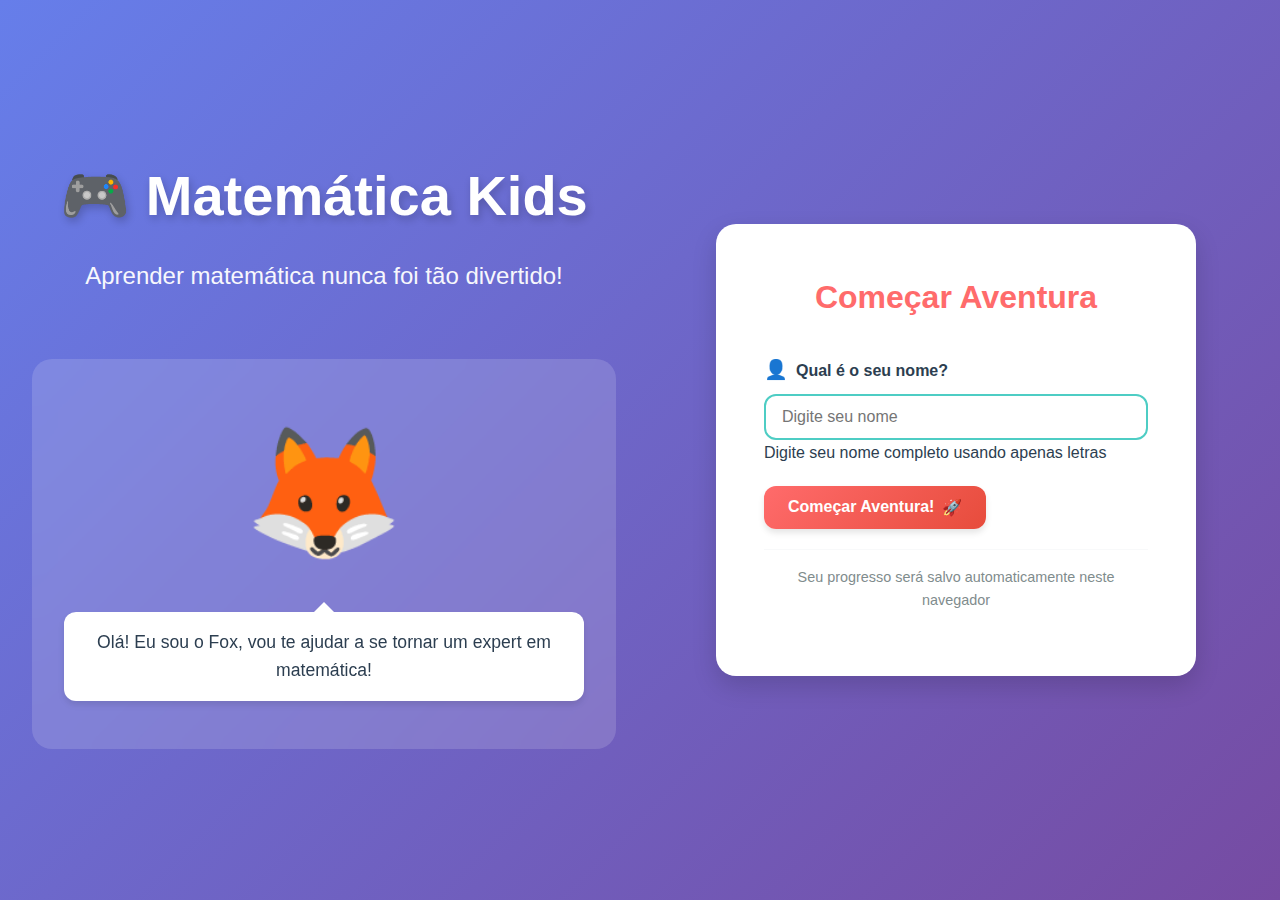
<file: index.html>
<!DOCTYPE html>
<html lang="pt-BR">
<head>
    <meta charset="UTF-8">
    <meta name="viewport" content="width=device-width, initial-scale=1.0">

    <!-- SEO Meta Tags -->
    <title>Matemática Kids - Aprender Brincando!</title>
    <meta name="description" content="Plataforma educacional gamificada para aprender matemática de forma divertida. Sistema de pontos, conquistas e atividades interativas para crianças.">
    <meta name="keywords" content="matemática, educação, crianças, jogos educativos, aprendizado, gamificação">
    <meta name="author" content="Matemática Kids">
    <meta name="theme-color" content="#4CAF50">

    <!-- Open Graph / Facebook -->
    <meta property="og:type" content="website">
    <meta property="og:url" content="https://github.com/sourcenaiomiocc-creator/Math">
    <meta property="og:title" content="Matemática Kids - Aprender Brincando!">
    <meta property="og:description" content="Plataforma educacional gamificada para aprender matemática de forma divertida com sistema de pontos e conquistas.">

    <!-- Twitter -->
    <meta property="twitter:card" content="summary_large_image">
    <meta property="twitter:title" content="Matemática Kids - Aprender Brincando!">
    <meta property="twitter:description" content="Plataforma educacional gamificada para aprender matemática de forma divertida.">

    <!-- Favicon (placeholder) -->
    <link rel="icon" type="image/svg+xml" href="data:image/svg+xml,<svg xmlns='http://www.w3.org/2000/svg' viewBox='0 0 100 100'><text y='.9em' font-size='90'>🎮</text></svg>">

    <link rel="stylesheet" href="style.css">
    <link rel="stylesheet" href="login.css">
</head>
<body>
    <div class="container">
        <div class="welcome-section">
            <div class="logo-container">
                <h1 class="logo">🎮 Matemática Kids</h1>
                <p class="tagline">Aprender matemática nunca foi tão divertido!</p>
            </div>

            <div class="character-animation">
                <div class="character" role="img" aria-label="Raposa mascote Fox">🦊</div>
                <p class="character-speech" role="status">Olá! Eu sou o Fox, vou te ajudar a se tornar um expert em matemática!</p>
            </div>
        </div>

        <div class="login-section">
            <div class="login-card">
                <h2>Começar Aventura</h2>

                <form id="nomeForm" aria-label="Formulário de início">
                    <div class="form-group">
                        <label for="nome">
                            <span class="label-icon" aria-hidden="true">👤</span>
                            Qual é o seu nome?
                        </label>
                        <input
                            type="text"
                            id="nome"
                            name="nome"
                            required
                            placeholder="Digite seu nome"
                            autofocus
                            maxlength="100"
                            pattern="[A-Za-zÀ-ÿ\s]+"
                            title="Digite apenas letras e espaços"
                            aria-required="true"
                            aria-describedby="nome-hint">
                        <span id="nome-hint" class="sr-only">Digite seu nome completo usando apenas letras</span>
                    </div>

                    <button type="submit" class="btn-primary" aria-label="Começar aventura de aprendizado">
                        Começar Aventura! <span aria-hidden="true">🚀</span>
                    </button>
                </form>

                <div class="form-footer" style="margin-top: 20px;">
                    <p style="color: var(--text-secondary); font-size: 0.9rem;">
                        Seu progresso será salvo automaticamente neste navegador
                    </p>
                </div>
            </div>
        </div>
    </div>

    <div id="loading" class="loading hidden" role="status" aria-live="polite" aria-label="Carregando">
        <div class="spinner" aria-hidden="true"></div>
        <p>Carregando...</p>
    </div>

    <script src="utils.js"></script>
    <script>
        // Redirecionar direto para a área do aluno
        document.getElementById('nomeForm').addEventListener('submit', function(e) {
            e.preventDefault();
            const nome = document.getElementById('nome').value.trim();

            if (nome) {
                // Salvar nome no localStorage
                localStorage.setItem('nomeAluno', nome);

                // Inicializar dados se não existir
                if (!localStorage.getItem('dadosAluno')) {
                    const dadosIniciais = {
                        nome: nome,
                        pontos: 0,
                        nivel: 1,
                        xp: 0,
                        vidas: 3,
                        conquistas: [],
                        estatisticas: {
                            totalAtividades: 0,
                            totalAcertos: 0,
                            totalErros: 0,
                            taxaAcerto: 0,
                            tempoTotal: 0
                        }
                    };
                    localStorage.setItem('dadosAluno', JSON.stringify(dadosIniciais));
                }

                // Redirecionar
                window.location.href = 'home.html';
            }
        });

        // Se já tem nome salvo, redirecionar automaticamente
        if (localStorage.getItem('nomeAluno')) {
            document.getElementById('nome').value = localStorage.getItem('nomeAluno');
        }
    </script>
</body>
</html>
</file>
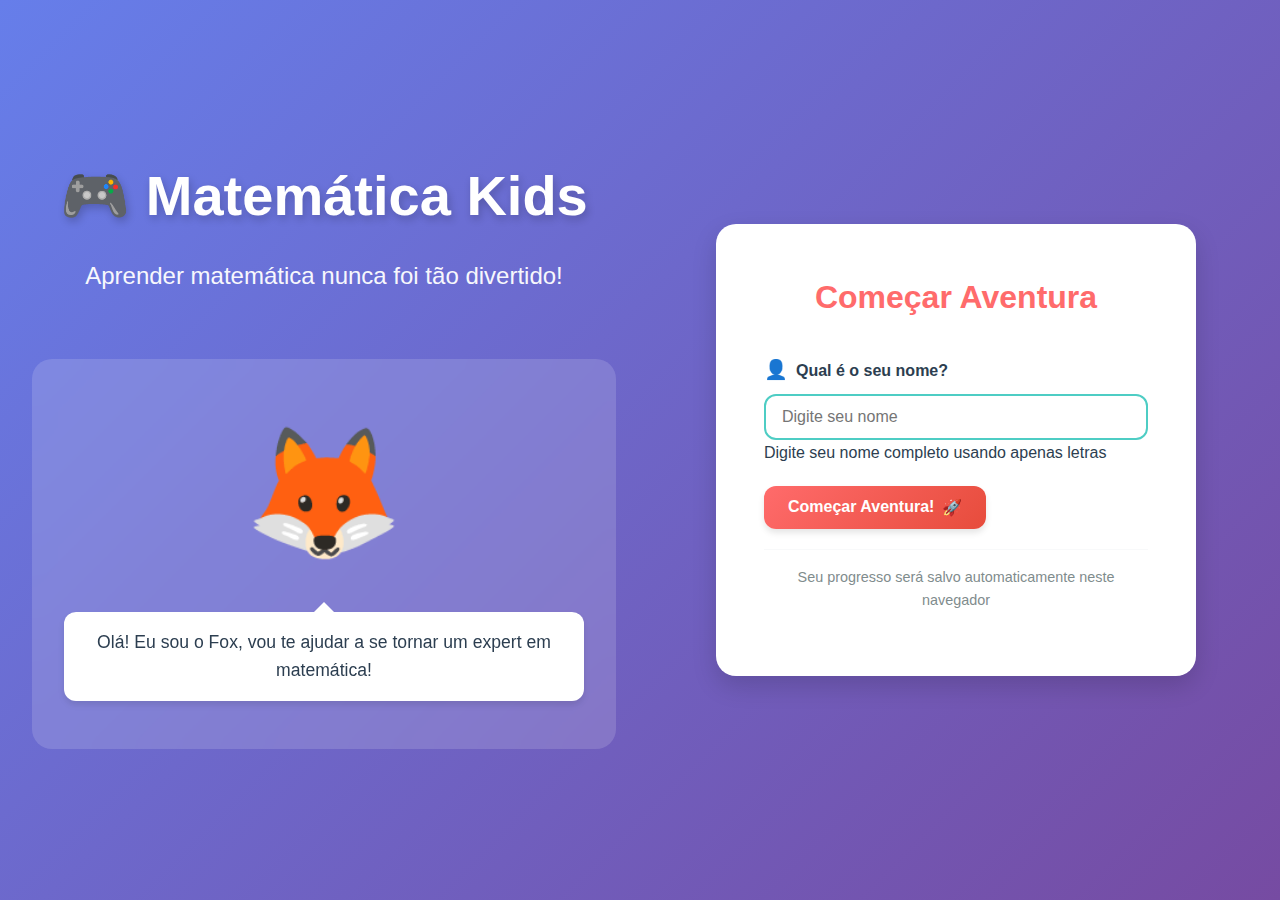
<file: atividades.html>
<!DOCTYPE html>
<html lang="pt-BR">
<head>
    <meta charset="UTF-8">
    <meta name="viewport" content="width=device-width, initial-scale=1.0">
    <title>Atividades - Matemática Kids</title>
    <link rel="stylesheet" href="style.css">
    <link rel="stylesheet" href="atividades.css">
</head>
<body>
    <nav class="navbar">
        <div class="nav-brand">
            <a href="home.html" class="btn-back">← Voltar</a>
            <span id="islandName">🏝️ Ilha das Operações</span>
        </div>
        <div class="nav-user">
            <div class="user-stats">
                <span class="stat-item">⭐ <span id="pontos">0</span></span>
                <span class="stat-item">❤️ <span id="vidas">3</span></span>
            </div>
        </div>
    </nav>

    <div class="atividade-container">
        <!-- Tela de Seleção de Atividades -->
        <div id="selecaoAtividades" class="selecao-screen">
            <h2>Escolha uma Atividade</h2>

            <div class="atividades-grid" id="atividadesGrid">
                <!-- As atividades serão carregadas dinamicamente -->
            </div>
        </div>

        <!-- Tela de Atividade -->
        <div id="atividadeScreen" class="atividade-screen hidden">
            <div class="atividade-header">
                <div class="atividade-info">
                    <h3 id="atividadeTitulo">Atividade</h3>
                    <div class="progress-mini">
                        <span id="questaoAtual">1</span> / <span id="totalQuestoes">10</span>
                    </div>
                </div>
                <div class="streak-counter">
                    🔥 <span id="streakCount">0</span> seguidos
                </div>
            </div>

            <div class="questao-container">
                <div class="questao-card">
                    <div class="questao-texto" id="questaoTexto">
                        <!-- Questão será carregada aqui -->
                    </div>

                    <div class="questao-visual" id="questaoVisual">
                        <!-- Elementos visuais da questão -->
                    </div>

                    <div class="opcoes-resposta" id="opcoesResposta">
                        <!-- Opções de resposta -->
                    </div>

                    <div class="resposta-input hidden" id="respostaInput">
                        <input type="number" id="inputResposta" placeholder="Digite sua resposta">
                        <button class="btn-confirmar" id="btnConfirmar">Confirmar ✓</button>
                    </div>
                </div>

                <!-- Feedback da resposta -->
                <div class="feedback-container hidden" id="feedbackContainer">
                    <div class="feedback-card">
                        <div class="feedback-icon" id="feedbackIcon">🎉</div>
                        <h3 id="feedbackTitulo">Muito bem!</h3>
                        <p id="feedbackMensagem">Resposta correta! Continue assim!</p>
                        <div class="feedback-pontos" id="feedbackPontos">+10 XP</div>
                        <button class="btn-proximo" id="btnProximo">Próxima Questão →</button>
                    </div>
                </div>
            </div>

            <!-- Mascote de ajuda -->
            <div class="mascot-ajuda" id="mascotAjuda">
                <div class="mascot-icon">🦊</div>
                <button class="btn-dica" id="btnDica">💡 Precisa de uma dica?</button>
            </div>
        </div>

        <!-- Tela de Resultado Final -->
        <div id="resultadoScreen" class="resultado-screen hidden">
            <div class="resultado-card">
                <div class="resultado-header">
                    <div class="resultado-icon" id="resultadoIcon">🏆</div>
                    <h2 id="resultadoTitulo">Parabéns!</h2>
                </div>

                <div class="resultado-stats">
                    <div class="stat-box">
                        <div class="stat-value" id="acertosTotal">0</div>
                        <div class="stat-label">Acertos</div>
                    </div>
                    <div class="stat-box">
                        <div class="stat-value" id="errosTotal">0</div>
                        <div class="stat-label">Erros</div>
                    </div>
                    <div class="stat-box">
                        <div class="stat-value" id="xpGanho">0</div>
                        <div class="stat-label">XP Ganho</div>
                    </div>
                    <div class="stat-box">
                        <div class="stat-value" id="estrelasGanhas">⭐⭐⭐</div>
                        <div class="stat-label">Estrelas</div>
                    </div>
                </div>

                <div class="conquistas-desbloqueadas" id="conquistasDesbloqueadas">
                    <!-- Conquistas desbloqueadas aparecerão aqui -->
                </div>

                <div class="resultado-acoes">
                    <button class="btn-refazer" id="btnRefazer">🔄 Refazer Atividade</button>
                    <button class="btn-voltar-ilhas" id="btnVoltarIlhas">🏝️ Voltar para Ilhas</button>
                </div>
            </div>
        </div>
    </div>

    <!-- Modal de Dica -->
    <div id="dicaModal" class="modal">
        <div class="modal-content">
            <span class="close">&times;</span>
            <h3>💡 Dica do Fox</h3>
            <div class="dica-content" id="dicaContent">
                <!-- Dica será carregada aqui -->
            </div>
            <button class="btn-primary" id="btnFecharDica">Entendi!</button>
        </div>
    </div>

    <!-- Loading Spinner -->
    <div id="loading" class="loading hidden">
        <div class="spinner"></div>
        <p>Carregando atividade...</p>
    </div>

    <!-- Scripts -->
    <script src="utils.js"></script>
    <script src="gamificacao.js"></script>
    <script src="questoes.js"></script>
    <script src="atividades.js"></script>
</body>
</html>
</file>
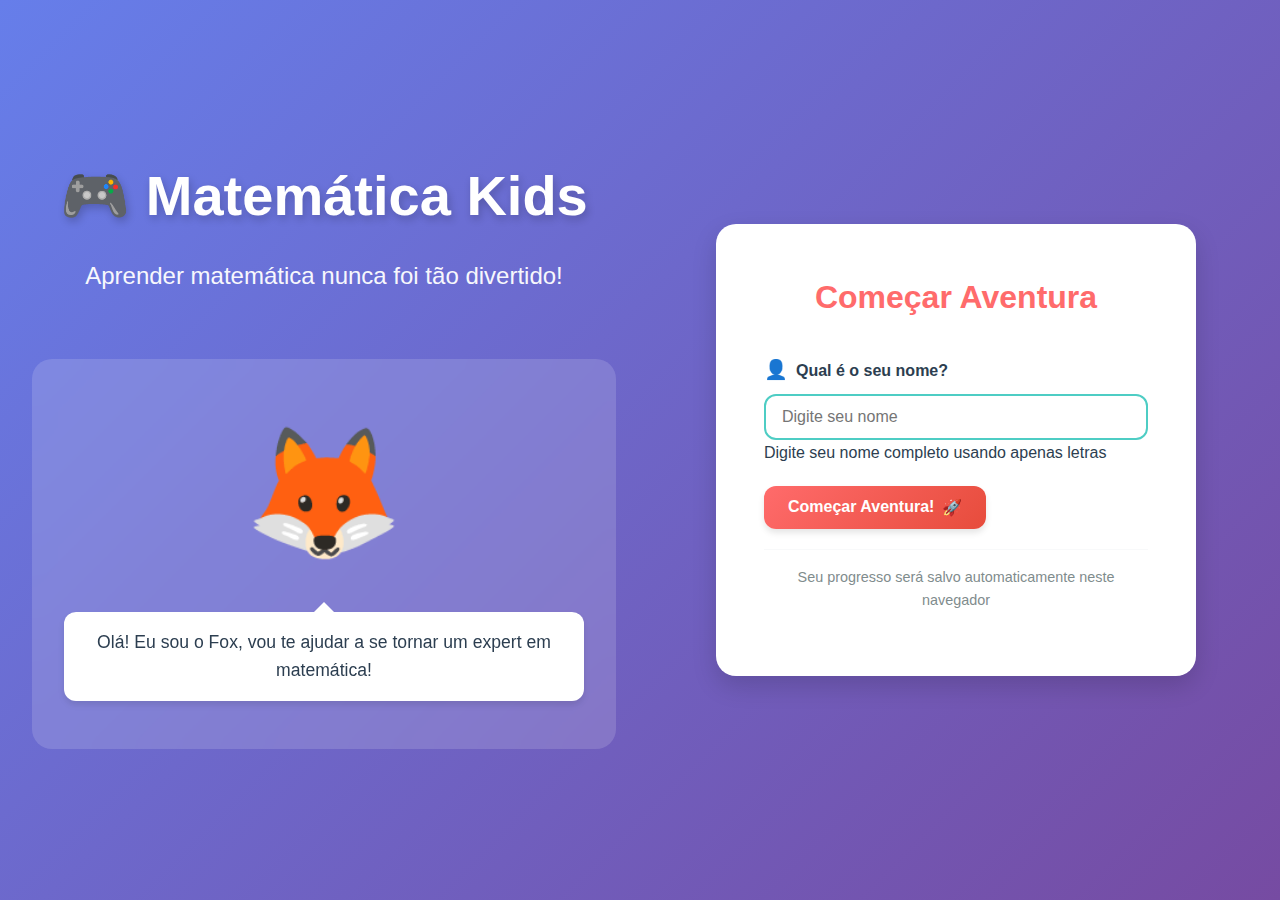
<file: estatisticas.html>
<!DOCTYPE html>
<html lang="pt-BR">
<head>
    <meta charset="UTF-8">
    <meta name="viewport" content="width=device-width, initial-scale=1.0">
    <title>Minhas Estatísticas - Matemática Kids</title>
    <link rel="stylesheet" href="style.css">
    <link rel="stylesheet" href="aluno.css">
    <style>
        .stats-container {
            max-width: 1200px;
            margin: 0 auto;
            padding: 24px;
        }

        .stats-header {
            background: linear-gradient(135deg, #667eea 0%, #764ba2 100%);
            color: white;
            padding: 48px 32px;
            border-radius: 20px;
            text-align: center;
            margin-bottom: 32px;
            box-shadow: 0 10px 30px rgba(0, 0, 0, 0.2);
        }

        .stats-header h1 {
            font-size: 2.5rem;
            margin-bottom: 16px;
        }

        .stats-grid {
            display: grid;
            grid-template-columns: repeat(auto-fit, minmax(280px, 1fr));
            gap: 24px;
            margin-bottom: 32px;
        }

        .stat-card {
            background: white;
            padding: 24px;
            border-radius: 16px;
            box-shadow: 0 4px 12px rgba(0, 0, 0, 0.1);
            transition: transform 0.3s ease, box-shadow 0.3s ease;
        }

        .stat-card:hover {
            transform: translateY(-4px);
            box-shadow: 0 8px 24px rgba(0, 0, 0, 0.15);
        }

        .stat-card-icon {
            font-size: 3rem;
            margin-bottom: 16px;
        }

        .stat-card-value {
            font-size: 2.5rem;
            font-weight: 700;
            color: #2C3E50;
            margin-bottom: 8px;
        }

        .stat-card-label {
            font-size: 1rem;
            color: #7F8C8D;
            font-weight: 600;
        }

        .progress-section {
            background: white;
            padding: 32px;
            border-radius: 16px;
            box-shadow: 0 4px 12px rgba(0, 0, 0, 0.1);
            margin-bottom: 32px;
        }

        .progress-section h2 {
            font-size: 1.8rem;
            color: #2C3E50;
            margin-bottom: 24px;
            display: flex;
            align-items: center;
            gap: 12px;
        }

        .ilha-progress {
            margin-bottom: 24px;
        }

        .ilha-progress-header {
            display: flex;
            justify-content: space-between;
            align-items: center;
            margin-bottom: 12px;
        }

        .ilha-progress-name {
            font-size: 1.2rem;
            font-weight: 600;
            color: #2C3E50;
        }

        .ilha-progress-stats {
            font-size: 0.9rem;
            color: #7F8C8D;
        }

        .progress-bar-container {
            height: 32px;
            background: #ECF0F1;
            border-radius: 16px;
            overflow: hidden;
            position: relative;
        }

        .progress-bar-fill {
            height: 100%;
            background: linear-gradient(90deg, #4ECDC4, #44A08D);
            border-radius: 16px;
            transition: width 0.5s ease;
            display: flex;
            align-items: center;
            justify-content: flex-end;
            padding-right: 12px;
            color: white;
            font-weight: 600;
            font-size: 0.9rem;
        }

        .conquistas-grid {
            display: grid;
            grid-template-columns: repeat(auto-fill, minmax(200px, 1fr));
            gap: 16px;
        }

        .conquista-card {
            background: white;
            padding: 20px;
            border-radius: 12px;
            border: 2px solid #ECF0F1;
            text-align: center;
            transition: all 0.3s ease;
        }

        .conquista-card.unlocked {
            border-color: #FFD93D;
            background: linear-gradient(135deg, #FFF9E6, #FFFAEB);
        }

        .conquista-card.locked {
            opacity: 0.5;
            filter: grayscale(50%);
        }

        .conquista-card-icon {
            font-size: 3rem;
            margin-bottom: 12px;
        }

        .conquista-card-name {
            font-size: 1rem;
            font-weight: 700;
            color: #2C3E50;
            margin-bottom: 6px;
        }

        .conquista-card-desc {
            font-size: 0.85rem;
            color: #7F8C8D;
        }

        .chart-container {
            background: white;
            padding: 32px;
            border-radius: 16px;
            box-shadow: 0 4px 12px rgba(0, 0, 0, 0.1);
            margin-bottom: 32px;
        }

        .chart-bars {
            display: flex;
            align-items: flex-end;
            justify-content: space-around;
            height: 200px;
            margin-top: 24px;
            padding: 0 16px;
        }

        .chart-bar {
            flex: 1;
            max-width: 80px;
            display: flex;
            flex-direction: column;
            align-items: center;
            gap: 8px;
        }

        .chart-bar-fill {
            width: 100%;
            background: linear-gradient(180deg, #667eea, #764ba2);
            border-radius: 8px 8px 0 0;
            transition: height 0.5s ease;
            display: flex;
            align-items: flex-start;
            justify-content: center;
            padding-top: 8px;
            color: white;
            font-weight: 600;
            font-size: 0.9rem;
        }

        .chart-bar-label {
            font-size: 0.85rem;
            font-weight: 600;
            color: #7F8C8D;
        }

        .recommendation-card {
            background: linear-gradient(135deg, #FFE66D, #FFD93D);
            padding: 32px;
            border-radius: 16px;
            box-shadow: 0 4px 12px rgba(0, 0, 0, 0.1);
            margin-bottom: 32px;
        }

        .recommendation-card h2 {
            font-size: 1.8rem;
            color: #2C3E50;
            margin-bottom: 16px;
            display: flex;
            align-items: center;
            gap: 12px;
        }

        .recommendation-message {
            font-size: 1.2rem;
            color: #2C3E50;
            line-height: 1.6;
        }

        .btn-voltar {
            display: inline-block;
            background: linear-gradient(135deg, #667eea, #764ba2);
            color: white;
            padding: 14px 32px;
            border-radius: 12px;
            text-decoration: none;
            font-weight: 600;
            font-size: 1.1rem;
            transition: transform 0.3s ease;
            box-shadow: 0 4px 12px rgba(0, 0, 0, 0.2);
        }

        .btn-voltar:hover {
            transform: translateY(-2px);
        }
    </style>
</head>
<body>
    <nav class="navbar">
        <div class="nav-brand">📊 Minhas Estatísticas</div>
        <div class="nav-user">
            <a href="home.html" class="btn-voltar">← Voltar para Home</a>
        </div>
    </nav>

    <div class="stats-container">
        <!-- Header com resumo geral -->
        <div class="stats-header">
            <h1>🏆 Seu Desempenho</h1>
            <p id="welcomeMessage">Continue assim! Você está indo muito bem!</p>
        </div>

        <!-- Cards de estatísticas principais -->
        <div class="stats-grid">
            <div class="stat-card">
                <div class="stat-card-icon">📚</div>
                <div class="stat-card-value" id="totalAtividades">0</div>
                <div class="stat-card-label">Atividades Completas</div>
            </div>

            <div class="stat-card">
                <div class="stat-card-icon">✅</div>
                <div class="stat-card-value" id="taxaAcerto">0%</div>
                <div class="stat-card-label">Taxa de Acerto</div>
            </div>

            <div class="stat-card">
                <div class="stat-card-icon">⭐</div>
                <div class="stat-card-value" id="totalPontos">0</div>
                <div class="stat-card-label">Pontos Totais</div>
            </div>

            <div class="stat-card">
                <div class="stat-card-icon">🏆</div>
                <div class="stat-card-value" id="nivelAtual">1</div>
                <div class="stat-card-label">Nível Atual</div>
            </div>

            <div class="stat-card">
                <div class="stat-card-icon">✨</div>
                <div class="stat-card-value" id="atividadesPerfeitas">0</div>
                <div class="stat-card-label">Atividades Perfeitas</div>
            </div>

            <div class="stat-card">
                <div class="stat-card-icon">🔥</div>
                <div class="stat-card-value" id="diasConsecutivos">0</div>
                <div class="stat-card-label">Dias Consecutivos</div>
            </div>

            <div class="stat-card">
                <div class="stat-card-icon">⏱️</div>
                <div class="stat-card-value" id="tempoMedio">0min</div>
                <div class="stat-card-label">Tempo Médio</div>
            </div>

            <div class="stat-card">
                <div class="stat-card-icon">🎖️</div>
                <div class="stat-card-value" id="totalConquistas">0</div>
                <div class="stat-card-label">Conquistas Desbloqueadas</div>
            </div>
        </div>

        <!-- Recomendação personalizada -->
        <div class="recommendation-card" id="recommendationCard">
            <h2>💡 Recomendação Personalizada</h2>
            <p class="recommendation-message" id="recommendationMessage">
                Continue praticando! Você está no caminho certo!
            </p>
        </div>

        <!-- Progresso por ilha -->
        <div class="progress-section">
            <h2>🏝️ Progresso por Ilha</h2>
            <div id="ilhasProgress"></div>
        </div>

        <!-- Gráfico de desempenho semanal -->
        <div class="chart-container">
            <h2>📈 Desempenho por Dia da Semana</h2>
            <div class="chart-bars" id="chartDias"></div>
        </div>

        <!-- Conquistas -->
        <div class="progress-section">
            <h2>🏆 Conquistas</h2>
            <div class="conquistas-grid" id="conquistasGrid"></div>
        </div>
    </div>

    <!-- Scripts -->
    <script src="utils.js"></script>
    <script src="gamificacao.js"></script>
    <script src="estatisticas.js"></script>
</body>
</html>
</file>
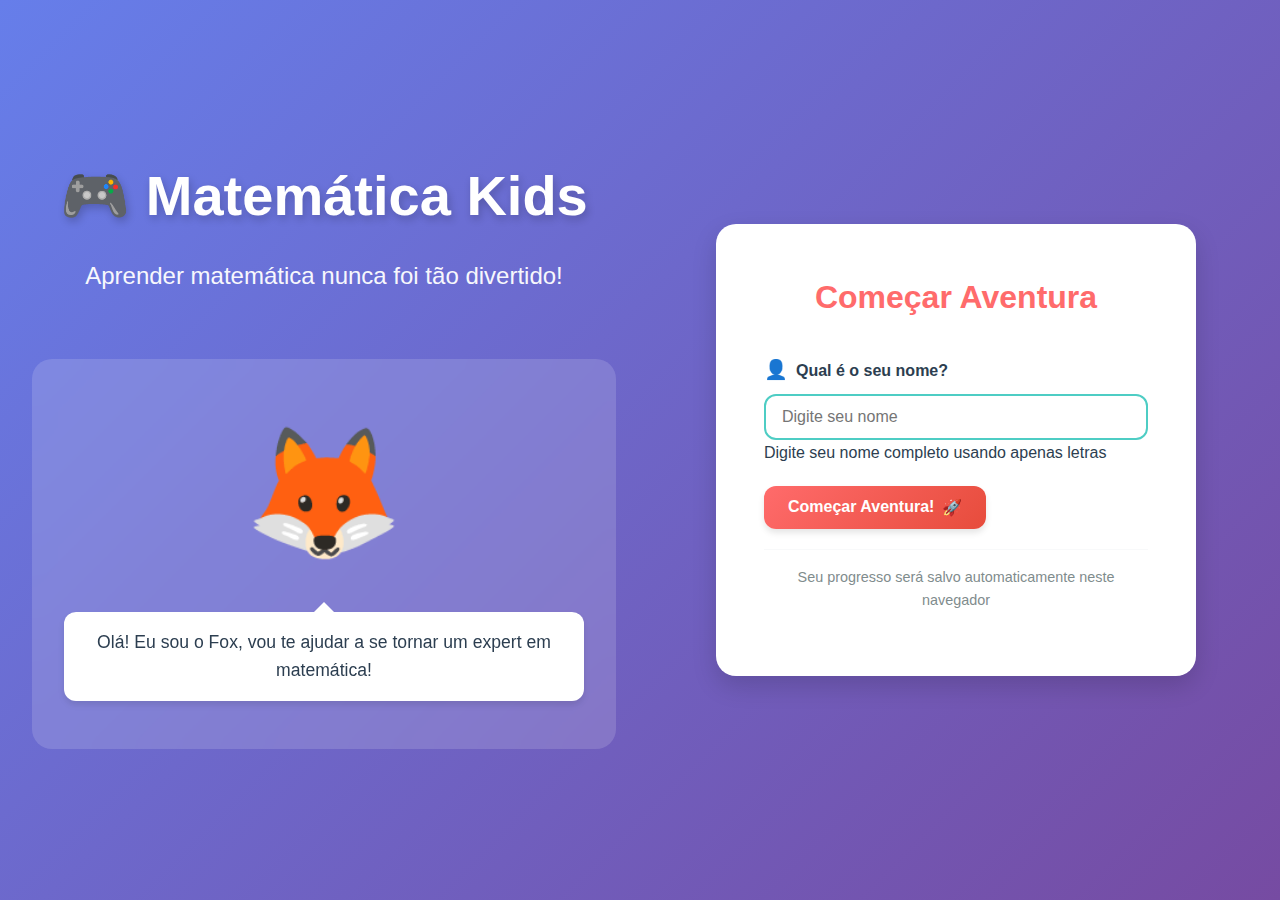
<file: home.html>
<!DOCTYPE html>
<html lang="pt-BR">
<head>
    <meta charset="UTF-8">
    <meta name="viewport" content="width=device-width, initial-scale=1.0">
    <title>Minha Aventura Matemática</title>
    <link rel="stylesheet" href="style.css">
    <link rel="stylesheet" href="aluno.css">
</head>
<body>
    <nav class="navbar">
        <div class="nav-brand">🎮 Matemática Kids</div>
        <div class="nav-user">
            <div class="user-stats">
                <span class="stat-item">⭐ <span id="pontos">0</span></span>
                <span class="stat-item">🏆 Nível <span id="nivel">1</span></span>
            </div>
            <button class="btn-profile" id="btnPerfil">
                <span id="userName">Aluno</span> 👤
            </button>
            <a href="estatisticas.html" style="background: linear-gradient(135deg, #667eea, #764ba2); color: white; padding: 10px 20px; border-radius: 8px; text-decoration: none; font-weight: 600; margin-right: 12px;">
                📊 Estatísticas
            </a>
            <button class="btn-logout" id="btnSair">Sair</button>
        </div>
    </nav>

    <div class="main-container">
        <!-- Área de Progresso -->
        <section class="progress-section">
            <div class="welcome-message">
                <h1>Olá, <span id="nomeAluno">Explorador</span>! 👋</h1>
                <p>Continue sua jornada matemática! Você está indo muito bem!</p>
            </div>

            <div class="progress-card">
                <h3>Seu Progresso</h3>
                <div class="level-progress">
                    <div class="level-info">
                        <span>Nível <span id="nivelAtual">1</span></span>
                        <span><span id="xpAtual">0</span> / <span id="xpProximo">100</span> XP</span>
                    </div>
                    <div class="progress-bar">
                        <div class="progress-fill" id="progressBar" style="width: 0%"></div>
                    </div>
                </div>

                <div class="conquistas-preview">
                    <h4>🏆 Conquistas Recentes</h4>
                    <div class="conquistas-list" id="conquistasRecentes">
                        <div class="conquista-item locked">
                            <span class="conquista-icon">🌟</span>
                            <span class="conquista-nome">Primeira Atividade</span>
                        </div>
                        <div class="conquista-item locked">
                            <span class="conquista-icon">🔥</span>
                            <span class="conquista-nome">Sequência de 3 dias</span>
                        </div>
                        <div class="conquista-item locked">
                            <span class="conquista-icon">🎯</span>
                            <span class="conquista-nome">10 Acertos Seguidos</span>
                        </div>
                    </div>
                </div>
            </div>
        </section>

        <!-- Ilhas de Atividades -->
        <section class="islands-section">
            <h2>🏝️ Escolha sua Aventura Matemática</h2>

            <div class="islands-container">
                <!-- Ilha 1: Operações Básicas -->
                <div class="island-card" data-island="operacoes-basicas">
                    <div class="island-header">
                        <span class="island-icon">➕</span>
                        <h3>Ilha das Operações</h3>
                    </div>
                    <p class="island-description">
                        Aprenda adição, subtração, multiplicação e divisão de forma divertida!
                    </p>
                    <div class="island-stats">
                        <span>📊 <span class="completadas">0</span>/20 atividades</span>
                        <span>⭐ <span class="estrelas">0</span>/60 estrelas</span>
                    </div>
                    <button class="btn-island">Explorar Ilha 🚀</button>
                </div>

                <!-- Ilha 2: Senso Numérico -->
                <div class="island-card" data-island="senso-numerico">
                    <div class="island-header">
                        <span class="island-icon">🔢</span>
                        <h3>Ilha dos Números</h3>
                    </div>
                    <p class="island-description">
                        Domine comparação, ordenação e estimativas numéricas!
                    </p>
                    <div class="island-stats">
                        <span>📊 <span class="completadas">0</span>/15 atividades</span>
                        <span>⭐ <span class="estrelas">0</span>/45 estrelas</span>
                    </div>
                    <button class="btn-island">Explorar Ilha 🚀</button>
                </div>

                <!-- Ilha 3: Resolução de Problemas -->
                <div class="island-card" data-island="problemas">
                    <div class="island-header">
                        <span class="island-icon">🧩</span>
                        <h3>Ilha dos Desafios</h3>
                    </div>
                    <p class="island-description">
                        Resolva problemas do dia a dia usando matemática!
                    </p>
                    <div class="island-stats">
                        <span>📊 <span class="completadas">0</span>/18 atividades</span>
                        <span>⭐ <span class="estrelas">0</span>/54 estrelas</span>
                    </div>
                    <button class="btn-island">Explorar Ilha 🚀</button>
                </div>

                <!-- Ilha 4: Geometria -->
                <div class="island-card" data-island="geometria">
                    <div class="island-header">
                        <span class="island-icon">📐</span>
                        <h3>Ilha das Formas</h3>
                    </div>
                    <p class="island-description">
                        Descubra o mundo das formas, espaços e medidas!
                    </p>
                    <div class="island-stats">
                        <span>📊 <span class="completadas">0</span>/12 atividades</span>
                        <span>⭐ <span class="estrelas">0</span>/36 estrelas</span>
                    </div>
                    <button class="btn-island">Explorar Ilha 🚀</button>
                </div>

                <!-- Ilha 5: Jogos Livres -->
                <div class="island-card special" data-island="jogos-livres">
                    <div class="island-header">
                        <span class="island-icon">🎮</span>
                        <h3>Parque de Diversões</h3>
                    </div>
                    <p class="island-description">
                        Jogos divertidos sem pressão! Apenas diversão e aprendizado!
                    </p>
                    <div class="island-stats">
                        <span>🎯 Modo Livre</span>
                    </div>
                    <button class="btn-island special">Jogar Agora 🎉</button>
                </div>
            </div>
        </section>

        <!-- Mascote Helper -->
        <div class="mascot-helper" id="mascotHelper">
            <div class="mascot">🦊</div>
            <div class="mascot-message" id="mascotMessage">
                Clique em uma ilha para começar sua aventura!
            </div>
        </div>
    </div>

    <!-- Scripts -->
    <script src="utils.js"></script>
    <script src="gamificacao.js"></script>
    <script src="aluno-home.js"></script>
</body>
</html>
</file>
<file: login.css>
/* ============================================
   ESTILOS DA PÁGINA DE LOGIN
   ============================================ */

.container {
    min-height: 100vh;
    display: grid;
    grid-template-columns: 1fr 1fr;
    align-items: center;
    gap: 48px;
    padding: 32px;
}

/* Seção de Boas-Vindas */
.welcome-section {
    display: flex;
    flex-direction: column;
    align-items: center;
    justify-content: center;
    gap: 48px;
    color: white;
}

.logo-container {
    text-align: center;
}

.logo {
    font-size: 3.5rem;
    font-weight: 800;
    margin-bottom: 16px;
    text-shadow: 2px 4px 8px rgba(0, 0, 0, 0.2);
}

.tagline {
    font-size: 1.5rem;
    font-weight: 300;
    opacity: 0.95;
}

/* Animação do Personagem */
.character-animation {
    background: rgba(255, 255, 255, 0.15);
    backdrop-filter: blur(10px);
    padding: 32px;
    border-radius: var(--radius-lg);
    text-align: center;
    animation: float 3s ease-in-out infinite;
}

@keyframes float {
    0%, 100% {
        transform: translateY(0px);
    }
    50% {
        transform: translateY(-20px);
    }
}

.character {
    font-size: 8rem;
    margin-bottom: 16px;
    animation: wave 2s ease-in-out infinite;
}

@keyframes wave {
    0%, 100% {
        transform: rotate(-5deg);
    }
    50% {
        transform: rotate(5deg);
    }
}

.character-speech {
    font-size: 1.1rem;
    font-weight: 500;
    background: white;
    color: var(--text-primary);
    padding: 16px 24px;
    border-radius: var(--radius-md);
    position: relative;
    box-shadow: var(--shadow-md);
}

.character-speech::before {
    content: '';
    position: absolute;
    top: -10px;
    left: 50%;
    transform: translateX(-50%);
    width: 0;
    height: 0;
    border-left: 12px solid transparent;
    border-right: 12px solid transparent;
    border-bottom: 12px solid white;
}

/* Seção de Login */
.login-section {
    display: flex;
    justify-content: center;
    align-items: center;
}

.login-card {
    background: white;
    border-radius: var(--radius-lg);
    padding: 48px;
    box-shadow: var(--shadow-lg);
    width: 100%;
    max-width: 480px;
}

.login-card h2 {
    text-align: center;
    color: var(--primary-color);
    margin-bottom: 32px;
}

/* Seletor de Tipo de Usuário */
.user-type-selector {
    display: grid;
    grid-template-columns: 1fr 1fr;
    gap: 12px;
    margin-bottom: 32px;
}

.user-type-btn {
    display: flex;
    flex-direction: column;
    align-items: center;
    gap: 8px;
    padding: 20px;
    border: 3px solid var(--bg-primary);
    background: var(--bg-primary);
    border-radius: var(--radius-md);
    cursor: pointer;
    transition: all var(--transition-fast);
    font-weight: 600;
}

.user-type-btn .icon {
    font-size: 2.5rem;
}

.user-type-btn:hover {
    border-color: var(--secondary-color);
    transform: translateY(-2px);
}

.user-type-btn.active {
    border-color: var(--secondary-color);
    background: rgba(78, 205, 196, 0.1);
    color: var(--secondary-color);
}

/* Formulário */
#loginForm {
    margin-bottom: 24px;
}

#loginForm .btn-primary {
    width: 100%;
    justify-content: center;
    padding: 16px;
    font-size: 1.1rem;
}

.form-footer {
    text-align: center;
    padding-top: 16px;
    border-top: 1px solid var(--bg-primary);
}

.form-footer a {
    color: var(--secondary-color);
    text-decoration: none;
    font-weight: 600;
    transition: var(--transition-fast);
}

.form-footer a:hover {
    color: var(--primary-color);
    text-decoration: underline;
}

/* Modal de Cadastro */
#cadastroModal .modal-content {
    max-width: 500px;
}

#cadastroForm .form-group {
    margin-bottom: 20px;
}

#cadastroForm .btn-primary {
    width: 100%;
    justify-content: center;
}

/* Responsividade */
@media (max-width: 1024px) {
    .container {
        grid-template-columns: 1fr;
        gap: 32px;
    }

    .welcome-section {
        order: 2;
    }

    .login-section {
        order: 1;
    }

    .logo {
        font-size: 2.5rem;
    }

    .tagline {
        font-size: 1.2rem;
    }

    .character {
        font-size: 6rem;
    }
}

@media (max-width: 768px) {
    .container {
        padding: 16px;
    }

    .login-card {
        padding: 32px 24px;
    }

    .user-type-selector {
        grid-template-columns: 1fr;
    }

    .character-animation {
        padding: 24px;
    }
}
</file>
<file: atividades.css>
/* ============================================
   ESTILOS DAS ATIVIDADES
   ============================================ */

body {
    background: linear-gradient(135deg, #6B73FF 0%, #000DFF 100%);
}

.atividade-container {
    max-width: 1200px;
    margin: 0 auto;
    padding: 32px;
    min-height: calc(100vh - 80px);
}

/* ============================================
   TELA DE SELEÇÃO
   ============================================ */

.selecao-screen {
    animation: fadeIn 0.5s ease;
}

.selecao-screen h2 {
    color: white;
    text-align: center;
    font-size: 2.5rem;
    margin-bottom: 40px;
    text-shadow: 2px 4px 8px rgba(0, 0, 0, 0.2);
}

.atividades-grid {
    display: grid;
    grid-template-columns: repeat(auto-fill, minmax(280px, 1fr));
    gap: 24px;
}

.atividade-card {
    background: white;
    border-radius: var(--radius-lg);
    padding: 24px;
    box-shadow: var(--shadow-lg);
    transition: all var(--transition-normal);
    cursor: pointer;
    position: relative;
    overflow: hidden;
}

.atividade-card.locked {
    opacity: 0.7;
    cursor: not-allowed;
}

.atividade-card.locked::after {
    content: '🔒';
    position: absolute;
    top: 16px;
    right: 16px;
    font-size: 2rem;
}

.atividade-card:not(.locked):hover {
    transform: translateY(-8px) scale(1.02);
    box-shadow: 0 15px 35px rgba(0, 0, 0, 0.25);
}

.atividade-number {
    background: var(--primary-color);
    color: white;
    width: 40px;
    height: 40px;
    border-radius: 50%;
    display: flex;
    align-items: center;
    justify-content: center;
    font-weight: 700;
    margin-bottom: 16px;
}

.atividade-card h3 {
    color: var(--text-primary);
    margin-bottom: 12px;
    font-size: 1.3rem;
}

.atividade-card p {
    color: var(--text-secondary);
    font-size: 0.95rem;
    margin-bottom: 16px;
}

.atividade-stats {
    display: flex;
    gap: 16px;
    margin-bottom: 16px;
}

.atividade-estrelas {
    display: flex;
    gap: 4px;
    font-size: 1.5rem;
}

.estrela {
    color: var(--text-light);
}

.estrela.earned {
    color: var(--accent-color);
    animation: starPop 0.3s ease;
}

@keyframes starPop {
    0%, 100% {
        transform: scale(1);
    }
    50% {
        transform: scale(1.3);
    }
}

.btn-iniciar-atividade {
    width: 100%;
    padding: 12px;
    border: none;
    border-radius: var(--radius-md);
    background: linear-gradient(135deg, var(--success-color), #37B24D);
    color: white;
    font-weight: 700;
    cursor: pointer;
    transition: all var(--transition-normal);
}

.btn-iniciar-atividade:hover {
    transform: translateY(-2px);
    box-shadow: var(--shadow-md);
}

/* ============================================
   TELA DE ATIVIDADE
   ============================================ */

.atividade-screen {
    animation: fadeIn 0.5s ease;
}

.atividade-header {
    background: white;
    border-radius: var(--radius-lg);
    padding: 20px 32px;
    margin-bottom: 32px;
    display: flex;
    justify-content: space-between;
    align-items: center;
    box-shadow: var(--shadow-md);
}

.atividade-info h3 {
    color: var(--primary-color);
    margin-bottom: 8px;
}

.progress-mini {
    font-size: 1.1rem;
    font-weight: 600;
    color: var(--text-secondary);
}

.streak-counter {
    background: var(--accent-color);
    color: var(--text-primary);
    padding: 12px 20px;
    border-radius: var(--radius-md);
    font-weight: 700;
    font-size: 1.1rem;
}

/* Cartão da Questão */
.questao-container {
    max-width: 900px;
    margin: 0 auto;
}

.questao-card {
    background: white;
    border-radius: var(--radius-lg);
    padding: 48px;
    box-shadow: var(--shadow-lg);
    min-height: 400px;
    display: flex;
    flex-direction: column;
    justify-content: center;
}

.questao-texto {
    font-size: 1.8rem;
    font-weight: 600;
    color: var(--text-primary);
    text-align: center;
    margin-bottom: 32px;
}

.questao-visual {
    display: flex;
    justify-content: center;
    align-items: center;
    gap: 16px;
    margin-bottom: 32px;
    font-size: 3rem;
    flex-wrap: wrap;
}

.objeto-visual {
    font-size: 4rem;
    animation: bounceIn 0.5s ease;
}

@keyframes bounceIn {
    from {
        transform: scale(0);
    }
    to {
        transform: scale(1);
    }
}

/* Opções de Resposta */
.opcoes-resposta {
    display: grid;
    grid-template-columns: repeat(2, 1fr);
    gap: 16px;
}

.opcao-btn {
    padding: 24px;
    border: 3px solid var(--bg-primary);
    background: var(--bg-primary);
    border-radius: var(--radius-md);
    font-size: 1.5rem;
    font-weight: 700;
    color: var(--text-primary);
    cursor: pointer;
    transition: all var(--transition-fast);
}

.opcao-btn:hover {
    border-color: var(--secondary-color);
    transform: scale(1.05);
    box-shadow: var(--shadow-md);
}

.opcao-btn.correta {
    border-color: var(--success-color);
    background: rgba(81, 207, 102, 0.2);
    animation: correctPulse 0.5s ease;
}

.opcao-btn.incorreta {
    border-color: var(--error-color);
    background: rgba(255, 107, 107, 0.2);
    animation: shake 0.5s ease;
}

@keyframes correctPulse {
    0%, 100% {
        transform: scale(1);
    }
    50% {
        transform: scale(1.1);
    }
}

@keyframes shake {
    0%, 100% {
        transform: translateX(0);
    }
    25% {
        transform: translateX(-10px);
    }
    75% {
        transform: translateX(10px);
    }
}

/* Input de Resposta */
.resposta-input {
    display: flex;
    gap: 16px;
    justify-content: center;
    align-items: center;
}

#inputResposta {
    width: 200px;
    padding: 16px 24px;
    border: 3px solid var(--bg-primary);
    border-radius: var(--radius-md);
    font-size: 1.5rem;
    font-weight: 700;
    text-align: center;
}

.btn-confirmar {
    padding: 16px 32px;
    border: none;
    border-radius: var(--radius-md);
    background: linear-gradient(135deg, var(--secondary-color), #3BB9B1);
    color: white;
    font-weight: 700;
    font-size: 1.2rem;
    cursor: pointer;
    transition: all var(--transition-normal);
}

.btn-confirmar:hover {
    transform: translateY(-2px);
    box-shadow: var(--shadow-md);
}

/* Feedback */
.feedback-container {
    position: fixed;
    top: 0;
    left: 0;
    width: 100%;
    height: 100%;
    background: rgba(0, 0, 0, 0.8);
    display: flex;
    align-items: center;
    justify-content: center;
    z-index: 1000;
}

.feedback-card {
    background: white;
    border-radius: var(--radius-lg);
    padding: 48px;
    max-width: 500px;
    text-align: center;
    animation: scaleIn 0.3s ease;
}

@keyframes scaleIn {
    from {
        transform: scale(0.5);
        opacity: 0;
    }
    to {
        transform: scale(1);
        opacity: 1;
    }
}

.feedback-icon {
    font-size: 6rem;
    margin-bottom: 24px;
    animation: bounce 0.6s ease infinite;
}

@keyframes bounce {
    0%, 100% {
        transform: translateY(0);
    }
    50% {
        transform: translateY(-20px);
    }
}

#feedbackTitulo {
    color: var(--primary-color);
    margin-bottom: 16px;
}

#feedbackMensagem {
    color: var(--text-secondary);
    font-size: 1.1rem;
    margin-bottom: 24px;
}

.feedback-pontos {
    background: var(--accent-color);
    color: var(--text-primary);
    padding: 12px 24px;
    border-radius: var(--radius-md);
    font-size: 1.5rem;
    font-weight: 700;
    display: inline-block;
    margin-bottom: 32px;
}

.btn-proximo {
    width: 100%;
    padding: 16px;
    border: none;
    border-radius: var(--radius-md);
    background: linear-gradient(135deg, var(--primary-color), #E74C3C);
    color: white;
    font-weight: 700;
    font-size: 1.1rem;
    cursor: pointer;
    transition: all var(--transition-normal);
}

.btn-proximo:hover {
    transform: translateY(-2px);
    box-shadow: var(--shadow-md);
}

/* Mascote de Ajuda */
.mascot-ajuda {
    position: fixed;
    bottom: 32px;
    right: 32px;
    display: flex;
    align-items: center;
    gap: 16px;
    z-index: 100;
}

.mascot-icon {
    font-size: 4rem;
    background: white;
    width: 80px;
    height: 80px;
    display: flex;
    align-items: center;
    justify-content: center;
    border-radius: 50%;
    box-shadow: var(--shadow-lg);
}

.btn-dica {
    padding: 14px 24px;
    border: none;
    border-radius: var(--radius-md);
    background: white;
    color: var(--text-primary);
    font-weight: 700;
    cursor: pointer;
    box-shadow: var(--shadow-md);
    transition: all var(--transition-normal);
}

.btn-dica:hover {
    transform: translateY(-2px);
    background: var(--accent-color);
}

/* ============================================
   TELA DE RESULTADO
   ============================================ */

.resultado-screen {
    display: flex;
    align-items: center;
    justify-content: center;
    min-height: calc(100vh - 150px);
}

.resultado-card {
    background: white;
    border-radius: var(--radius-lg);
    padding: 48px;
    max-width: 700px;
    box-shadow: var(--shadow-lg);
    text-align: center;
    animation: scaleIn 0.5s ease;
}

.resultado-header {
    margin-bottom: 40px;
}

.resultado-icon {
    font-size: 8rem;
    margin-bottom: 16px;
}

#resultadoTitulo {
    color: var(--primary-color);
    font-size: 2.5rem;
}

.resultado-stats {
    display: grid;
    grid-template-columns: repeat(4, 1fr);
    gap: 20px;
    margin-bottom: 40px;
}

.stat-box {
    padding: 20px;
    background: var(--bg-primary);
    border-radius: var(--radius-md);
}

.stat-value {
    font-size: 2.5rem;
    font-weight: 700;
    color: var(--primary-color);
    margin-bottom: 8px;
}

.stat-label {
    font-size: 0.9rem;
    color: var(--text-secondary);
    font-weight: 600;
}

.conquistas-desbloqueadas {
    margin-bottom: 32px;
    padding: 24px;
    background: linear-gradient(135deg, rgba(255, 230, 109, 0.3), rgba(255, 217, 61, 0.3));
    border-radius: var(--radius-md);
}

.resultado-acoes {
    display: grid;
    grid-template-columns: 1fr 1fr;
    gap: 16px;
}

.btn-refazer,
.btn-voltar-ilhas {
    padding: 16px;
    border: none;
    border-radius: var(--radius-md);
    font-weight: 700;
    font-size: 1.05rem;
    cursor: pointer;
    transition: all var(--transition-normal);
}

.btn-refazer {
    background: var(--bg-primary);
    color: var(--text-primary);
}

.btn-voltar-ilhas {
    background: linear-gradient(135deg, var(--secondary-color), #3BB9B1);
    color: white;
}

.btn-refazer:hover,
.btn-voltar-ilhas:hover {
    transform: translateY(-2px);
    box-shadow: var(--shadow-md);
}

/* ============================================
   RESPONSIVIDADE
   ============================================ */

@media (max-width: 768px) {
    .atividade-container {
        padding: 16px;
    }

    .questao-card {
        padding: 24px;
    }

    .questao-texto {
        font-size: 1.3rem;
    }

    .opcoes-resposta {
        grid-template-columns: 1fr;
    }

    .resultado-stats {
        grid-template-columns: repeat(2, 1fr);
    }

    .resultado-acoes {
        grid-template-columns: 1fr;
    }
}
</file>
<file: aluno.css>
/* ============================================
   ESTILOS DA ÁREA DO ALUNO
   ============================================ */

body {
    background: linear-gradient(135deg, #667eea 0%, #764ba2 100%);
}

.main-container {
    max-width: 1400px;
    margin: 0 auto;
    padding: 32px;
}

/* ============================================
   SEÇÃO DE PROGRESSO
   ============================================ */

.progress-section {
    margin-bottom: 48px;
}

.welcome-message {
    text-align: center;
    color: white;
    margin-bottom: 32px;
}

.welcome-message h1 {
    font-size: 2.5rem;
    margin-bottom: 8px;
    text-shadow: 2px 4px 8px rgba(0, 0, 0, 0.2);
}

.welcome-message p {
    font-size: 1.2rem;
    opacity: 0.95;
}

.progress-card {
    background: white;
    border-radius: var(--radius-lg);
    padding: 32px;
    box-shadow: var(--shadow-lg);
}

.progress-card h3 {
    color: var(--primary-color);
    margin-bottom: 24px;
}

/* Barra de Progresso de Nível */
.level-progress {
    margin-bottom: 32px;
}

.level-info {
    display: flex;
    justify-content: space-between;
    margin-bottom: 12px;
    font-weight: 600;
    color: var(--text-primary);
}

/* Conquistas Preview */
.conquistas-preview h4 {
    color: var(--text-primary);
    margin-bottom: 16px;
}

.conquistas-list {
    display: grid;
    grid-template-columns: repeat(auto-fill, minmax(150px, 1fr));
    gap: 12px;
}

.conquista-item {
    display: flex;
    flex-direction: column;
    align-items: center;
    gap: 8px;
    padding: 16px;
    background: var(--bg-primary);
    border-radius: var(--radius-md);
    text-align: center;
    transition: all var(--transition-normal);
}

.conquista-item.locked {
    opacity: 0.5;
    filter: grayscale(1);
}

.conquista-item.unlocked {
    background: linear-gradient(135deg, var(--accent-color), #FFD93D);
    transform: scale(1.05);
    box-shadow: var(--shadow-md);
    animation: pulse 0.5s ease;
}

@keyframes pulse {
    0%, 100% {
        transform: scale(1);
    }
    50% {
        transform: scale(1.1);
    }
}

.conquista-icon {
    font-size: 2rem;
}

.conquista-nome {
    font-size: 0.85rem;
    font-weight: 600;
    color: var(--text-primary);
}

/* ============================================
   ILHAS DE ATIVIDADES
   ============================================ */

.islands-section {
    margin-bottom: 48px;
}

.islands-section h2 {
    color: white;
    text-align: center;
    margin-bottom: 32px;
    font-size: 2rem;
    text-shadow: 2px 4px 8px rgba(0, 0, 0, 0.2);
}

.islands-container {
    display: grid;
    grid-template-columns: repeat(auto-fit, minmax(320px, 1fr));
    gap: 24px;
}

/* Cards de Ilhas */
.island-card {
    background: white;
    border-radius: var(--radius-lg);
    padding: 28px;
    box-shadow: var(--shadow-lg);
    transition: all var(--transition-normal);
    cursor: pointer;
    position: relative;
    overflow: hidden;
}

.island-card::before {
    content: '';
    position: absolute;
    top: 0;
    left: 0;
    width: 100%;
    height: 5px;
    background: linear-gradient(90deg, var(--secondary-color), var(--primary-color));
}

.island-card.special::before {
    background: linear-gradient(90deg, var(--accent-color), var(--warning-color));
}

.island-card:hover {
    transform: translateY(-8px);
    box-shadow: 0 15px 35px rgba(0, 0, 0, 0.2);
}

.island-header {
    display: flex;
    align-items: center;
    gap: 16px;
    margin-bottom: 16px;
}

.island-icon {
    font-size: 3rem;
    width: 70px;
    height: 70px;
    display: flex;
    align-items: center;
    justify-content: center;
    background: var(--bg-primary);
    border-radius: var(--radius-md);
}

.island-header h3 {
    color: var(--text-primary);
    margin: 0;
}

.island-description {
    color: var(--text-secondary);
    margin-bottom: 20px;
    line-height: 1.6;
}

.island-stats {
    display: flex;
    flex-direction: column;
    gap: 8px;
    margin-bottom: 20px;
    font-size: 0.95rem;
    color: var(--text-secondary);
}

.btn-island {
    width: 100%;
    padding: 14px;
    border: none;
    border-radius: var(--radius-md);
    background: linear-gradient(135deg, var(--secondary-color), #3BB9B1);
    color: white;
    font-weight: 700;
    font-size: 1.05rem;
    cursor: pointer;
    transition: all var(--transition-normal);
    box-shadow: var(--shadow-sm);
}

.btn-island:hover {
    transform: translateY(-2px);
    box-shadow: var(--shadow-md);
}

.btn-island.special {
    background: linear-gradient(135deg, var(--accent-color), var(--warning-color));
    color: var(--text-primary);
}

/* ============================================
   MASCOTE HELPER
   ============================================ */

.mascot-helper {
    position: fixed;
    bottom: 32px;
    right: 32px;
    display: flex;
    align-items: flex-end;
    gap: 16px;
    z-index: 100;
    animation: slideInRight 0.5s ease;
}

@keyframes slideInRight {
    from {
        transform: translateX(100px);
        opacity: 0;
    }
    to {
        transform: translateX(0);
        opacity: 1;
    }
}

.mascot {
    font-size: 4rem;
    background: white;
    width: 80px;
    height: 80px;
    display: flex;
    align-items: center;
    justify-content: center;
    border-radius: 50%;
    box-shadow: var(--shadow-lg);
    cursor: pointer;
    transition: all var(--transition-normal);
}

.mascot:hover {
    transform: scale(1.1) rotate(10deg);
}

.mascot-message {
    background: white;
    padding: 16px 20px;
    border-radius: var(--radius-md);
    box-shadow: var(--shadow-md);
    max-width: 250px;
    font-weight: 500;
    color: var(--text-primary);
    position: relative;
    animation: fadeIn 0.3s ease;
}

@keyframes fadeIn {
    from {
        opacity: 0;
        transform: translateY(10px);
    }
    to {
        opacity: 1;
        transform: translateY(0);
    }
}

.mascot-message::after {
    content: '';
    position: absolute;
    bottom: 10px;
    right: -10px;
    width: 0;
    height: 0;
    border-left: 12px solid white;
    border-top: 8px solid transparent;
    border-bottom: 8px solid transparent;
}

/* ============================================
   RESPONSIVIDADE
   ============================================ */

@media (max-width: 768px) {
    .main-container {
        padding: 16px;
    }

    .welcome-message h1 {
        font-size: 1.8rem;
    }

    .islands-container {
        grid-template-columns: 1fr;
    }

    .conquistas-list {
        grid-template-columns: repeat(2, 1fr);
    }

    .mascot-helper {
        bottom: 16px;
        right: 16px;
        flex-direction: column-reverse;
        align-items: flex-end;
    }

    .mascot {
        width: 60px;
        height: 60px;
        font-size: 3rem;
    }

    .mascot-message {
        max-width: 200px;
        font-size: 0.9rem;
    }
}
</file>
<file: style.css>
/* ============================================
   ESTILOS GLOBAIS - Matemática Kids
   ============================================ */

/* Reset e Variáveis */
:root {
    /* Cores Principais - Design Infantil e Acolhedor */
    --primary-color: #FF6B6B;
    --secondary-color: #4ECDC4;
    --accent-color: #FFE66D;
    --success-color: #51CF66;
    --warning-color: #FFA94D;
    --error-color: #FF6B6B;

    /* Cores de Fundo */
    --bg-primary: #F8F9FA;
    --bg-secondary: #FFFFFF;
    --bg-card: #FFFFFF;

    /* Cores de Texto */
    --text-primary: #2C3E50;
    --text-secondary: #7F8C8D;
    --text-light: #95A5A6;

    /* Sombras */
    --shadow-sm: 0 2px 4px rgba(0, 0, 0, 0.1);
    --shadow-md: 0 4px 6px rgba(0, 0, 0, 0.1);
    --shadow-lg: 0 10px 25px rgba(0, 0, 0, 0.15);

    /* Bordas */
    --radius-sm: 8px;
    --radius-md: 12px;
    --radius-lg: 20px;

    /* Transições */
    --transition-fast: 0.2s ease;
    --transition-normal: 0.3s ease;
}

* {
    margin: 0;
    padding: 0;
    box-sizing: border-box;
}

body {
    font-family: 'Segoe UI', Tahoma, Geneva, Verdana, sans-serif;
    background: linear-gradient(135deg, #667eea 0%, #764ba2 100%);
    color: var(--text-primary);
    line-height: 1.6;
    min-height: 100vh;
}

/* Tipografia */
h1 {
    font-size: 2.5rem;
    font-weight: 700;
    margin-bottom: 1rem;
}

h2 {
    font-size: 2rem;
    font-weight: 600;
    margin-bottom: 0.8rem;
}

h3 {
    font-size: 1.5rem;
    font-weight: 600;
    margin-bottom: 0.5rem;
}

p {
    margin-bottom: 1rem;
}

/* ============================================
   COMPONENTES GLOBAIS
   ============================================ */

/* Botões */
.btn-primary,
.btn-secondary,
.btn-logout {
    padding: 12px 24px;
    border: none;
    border-radius: var(--radius-md);
    font-size: 1rem;
    font-weight: 600;
    cursor: pointer;
    transition: all var(--transition-normal);
    display: inline-flex;
    align-items: center;
    gap: 8px;
}

.btn-primary {
    background: linear-gradient(135deg, var(--primary-color), #E74C3C);
    color: white;
    box-shadow: var(--shadow-md);
}

.btn-primary:hover {
    transform: translateY(-2px);
    box-shadow: var(--shadow-lg);
}

.btn-primary:active {
    transform: translateY(0);
}

.btn-secondary {
    background: var(--bg-secondary);
    color: var(--text-primary);
    border: 2px solid var(--text-light);
}

.btn-secondary:hover {
    border-color: var(--primary-color);
    color: var(--primary-color);
}

.btn-logout {
    background: rgba(255, 255, 255, 0.2);
    color: white;
    padding: 8px 16px;
    font-size: 0.9rem;
}

.btn-logout:hover {
    background: rgba(255, 255, 255, 0.3);
}

/* Cards */
.card {
    background: var(--bg-card);
    border-radius: var(--radius-lg);
    padding: 24px;
    box-shadow: var(--shadow-md);
    transition: all var(--transition-normal);
}

.card:hover {
    box-shadow: var(--shadow-lg);
    transform: translateY(-4px);
}

/* Navbar */
.navbar {
    background: rgba(255, 255, 255, 0.95);
    backdrop-filter: blur(10px);
    padding: 16px 32px;
    display: flex;
    justify-content: space-between;
    align-items: center;
    box-shadow: var(--shadow-md);
    position: sticky;
    top: 0;
    z-index: 1000;
}

.nav-brand {
    font-size: 1.5rem;
    font-weight: 700;
    color: var(--primary-color);
    display: flex;
    align-items: center;
    gap: 12px;
}

.nav-user {
    display: flex;
    align-items: center;
    gap: 16px;
}

.user-stats {
    display: flex;
    gap: 16px;
}

.stat-item {
    background: var(--bg-primary);
    padding: 8px 16px;
    border-radius: var(--radius-sm);
    font-weight: 600;
    color: var(--text-primary);
}

.btn-profile {
    background: var(--secondary-color);
    color: white;
    padding: 8px 16px;
    border: none;
    border-radius: var(--radius-md);
    cursor: pointer;
    font-weight: 600;
}

.btn-back {
    background: var(--bg-primary);
    color: var(--text-primary);
    padding: 8px 16px;
    border-radius: var(--radius-sm);
    text-decoration: none;
    font-weight: 600;
    transition: var(--transition-fast);
}

.btn-back:hover {
    background: var(--primary-color);
    color: white;
}

/* Modal */
.modal {
    display: none;
    position: fixed;
    z-index: 2000;
    left: 0;
    top: 0;
    width: 100%;
    height: 100%;
    background: rgba(0, 0, 0, 0.6);
    backdrop-filter: blur(4px);
}

.modal.active {
    display: flex;
    align-items: center;
    justify-content: center;
}

.modal-content {
    background: white;
    border-radius: var(--radius-lg);
    padding: 32px;
    max-width: 500px;
    width: 90%;
    max-height: 90vh;
    overflow-y: auto;
    position: relative;
    animation: slideUp 0.3s ease;
}

.modal-content.large {
    max-width: 800px;
}

@keyframes slideUp {
    from {
        opacity: 0;
        transform: translateY(50px);
    }
    to {
        opacity: 1;
        transform: translateY(0);
    }
}

.close {
    position: absolute;
    top: 16px;
    right: 16px;
    font-size: 2rem;
    font-weight: 300;
    color: var(--text-light);
    cursor: pointer;
    transition: var(--transition-fast);
}

.close:hover {
    color: var(--primary-color);
}

/* Loading */
.loading {
    position: fixed;
    top: 0;
    left: 0;
    width: 100%;
    height: 100%;
    background: rgba(255, 255, 255, 0.95);
    display: flex;
    flex-direction: column;
    align-items: center;
    justify-content: center;
    z-index: 3000;
}

.loading.hidden {
    display: none;
}

.spinner {
    width: 60px;
    height: 60px;
    border: 4px solid var(--bg-primary);
    border-top: 4px solid var(--primary-color);
    border-radius: 50%;
    animation: spin 1s linear infinite;
}

@keyframes spin {
    0% { transform: rotate(0deg); }
    100% { transform: rotate(360deg); }
}

/* Forms */
.form-group {
    margin-bottom: 20px;
}

.form-group label {
    display: block;
    margin-bottom: 8px;
    font-weight: 600;
    color: var(--text-primary);
    display: flex;
    align-items: center;
    gap: 8px;
}

.label-icon {
    font-size: 1.2rem;
}

.form-group input,
.form-group select,
.form-group textarea {
    width: 100%;
    padding: 12px 16px;
    border: 2px solid var(--bg-primary);
    border-radius: var(--radius-md);
    font-size: 1rem;
    transition: var(--transition-fast);
    background: var(--bg-primary);
}

.form-group input:focus,
.form-group select:focus,
.form-group textarea:focus {
    outline: none;
    border-color: var(--secondary-color);
    background: white;
}

/* Progress Bar */
.progress-bar {
    width: 100%;
    height: 12px;
    background: var(--bg-primary);
    border-radius: 999px;
    overflow: hidden;
}

.progress-fill {
    height: 100%;
    background: linear-gradient(90deg, var(--secondary-color), var(--primary-color));
    border-radius: 999px;
    transition: width 0.5s ease;
}

/* Badges */
.badge {
    display: inline-block;
    padding: 4px 12px;
    border-radius: 999px;
    font-size: 0.85rem;
    font-weight: 600;
}

.badge.success {
    background: var(--success-color);
    color: white;
}

.badge.warning {
    background: var(--warning-color);
    color: white;
}

.badge.error {
    background: var(--error-color);
    color: white;
}

/* Utilities */
.hidden {
    display: none !important;
}

.text-center {
    text-align: center;
}

.mt-1 { margin-top: 8px; }
.mt-2 { margin-top: 16px; }
.mt-3 { margin-top: 24px; }

.mb-1 { margin-bottom: 8px; }
.mb-2 { margin-bottom: 16px; }
.mb-3 { margin-bottom: 24px; }

/* Responsividade */
@media (max-width: 768px) {
    h1 { font-size: 2rem; }
    h2 { font-size: 1.5rem; }
    h3 { font-size: 1.25rem; }

    .navbar {
        padding: 12px 16px;
        flex-direction: column;
        gap: 12px;
    }

    .nav-brand {
        font-size: 1.25rem;
    }

    .user-stats {
        flex-wrap: wrap;
        gap: 8px;
    }

    .modal-content {
        width: 95%;
        padding: 24px;
    }
}
</file>
